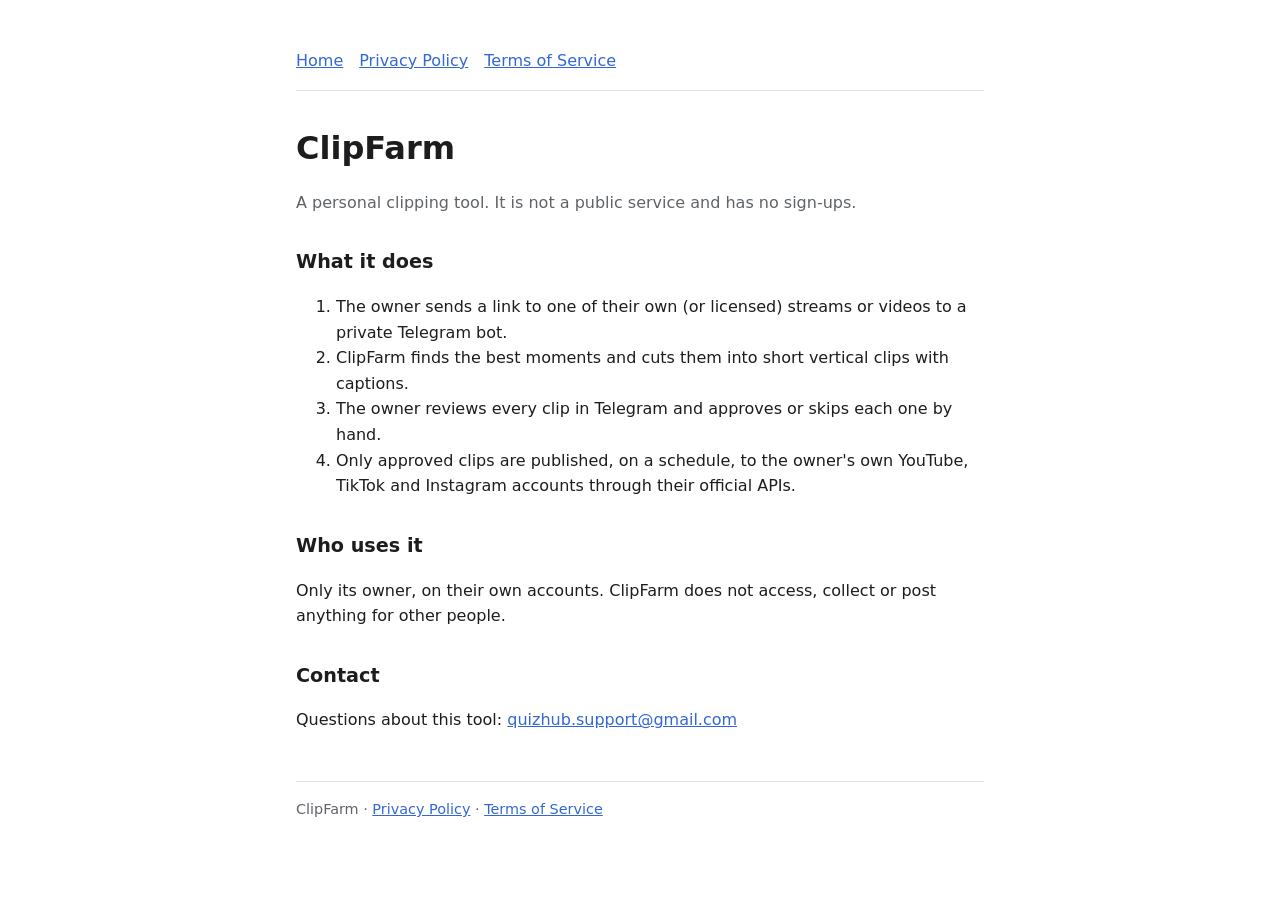
<file: site/index.html>
<!doctype html>
<html lang="en">
<head>
  <meta charset="utf-8">
  <meta name="viewport" content="width=device-width, initial-scale=1">
  <title>ClipFarm</title>
  <meta name="description" content="ClipFarm is a personal tool that turns its owner's own streams into short vertical clips and posts them to the owner's own accounts after manual approval.">
  <link rel="stylesheet" href="style.css">
</head>
<body>
<main>
  <nav><a href="index.html">Home</a><a href="privacy.html">Privacy Policy</a><a href="terms.html">Terms of Service</a></nav>

  <h1>ClipFarm</h1>
  <p class="muted">A personal clipping tool. It is not a public service and has no sign-ups.</p>

  <h2>What it does</h2>
  <ol>
    <li>The owner sends a link to one of their own (or licensed) streams or videos to a private Telegram bot.</li>
    <li>ClipFarm finds the best moments and cuts them into short vertical clips with captions.</li>
    <li>The owner reviews every clip in Telegram and approves or skips each one by hand.</li>
    <li>Only approved clips are published, on a schedule, to the owner's own YouTube, TikTok and Instagram accounts through their official APIs.</li>
  </ol>

  <h2>Who uses it</h2>
  <p>Only its owner, on their own accounts. ClipFarm does not access, collect or post anything for other people.</p>

  <h2>Contact</h2>
  <p>Questions about this tool: <a href="mailto:quizhub.support@gmail.com">quizhub.support@gmail.com</a></p>

  <footer>ClipFarm · <a href="privacy.html">Privacy Policy</a> · <a href="terms.html">Terms of Service</a></footer>
</main>
</body>
</html>
</file>
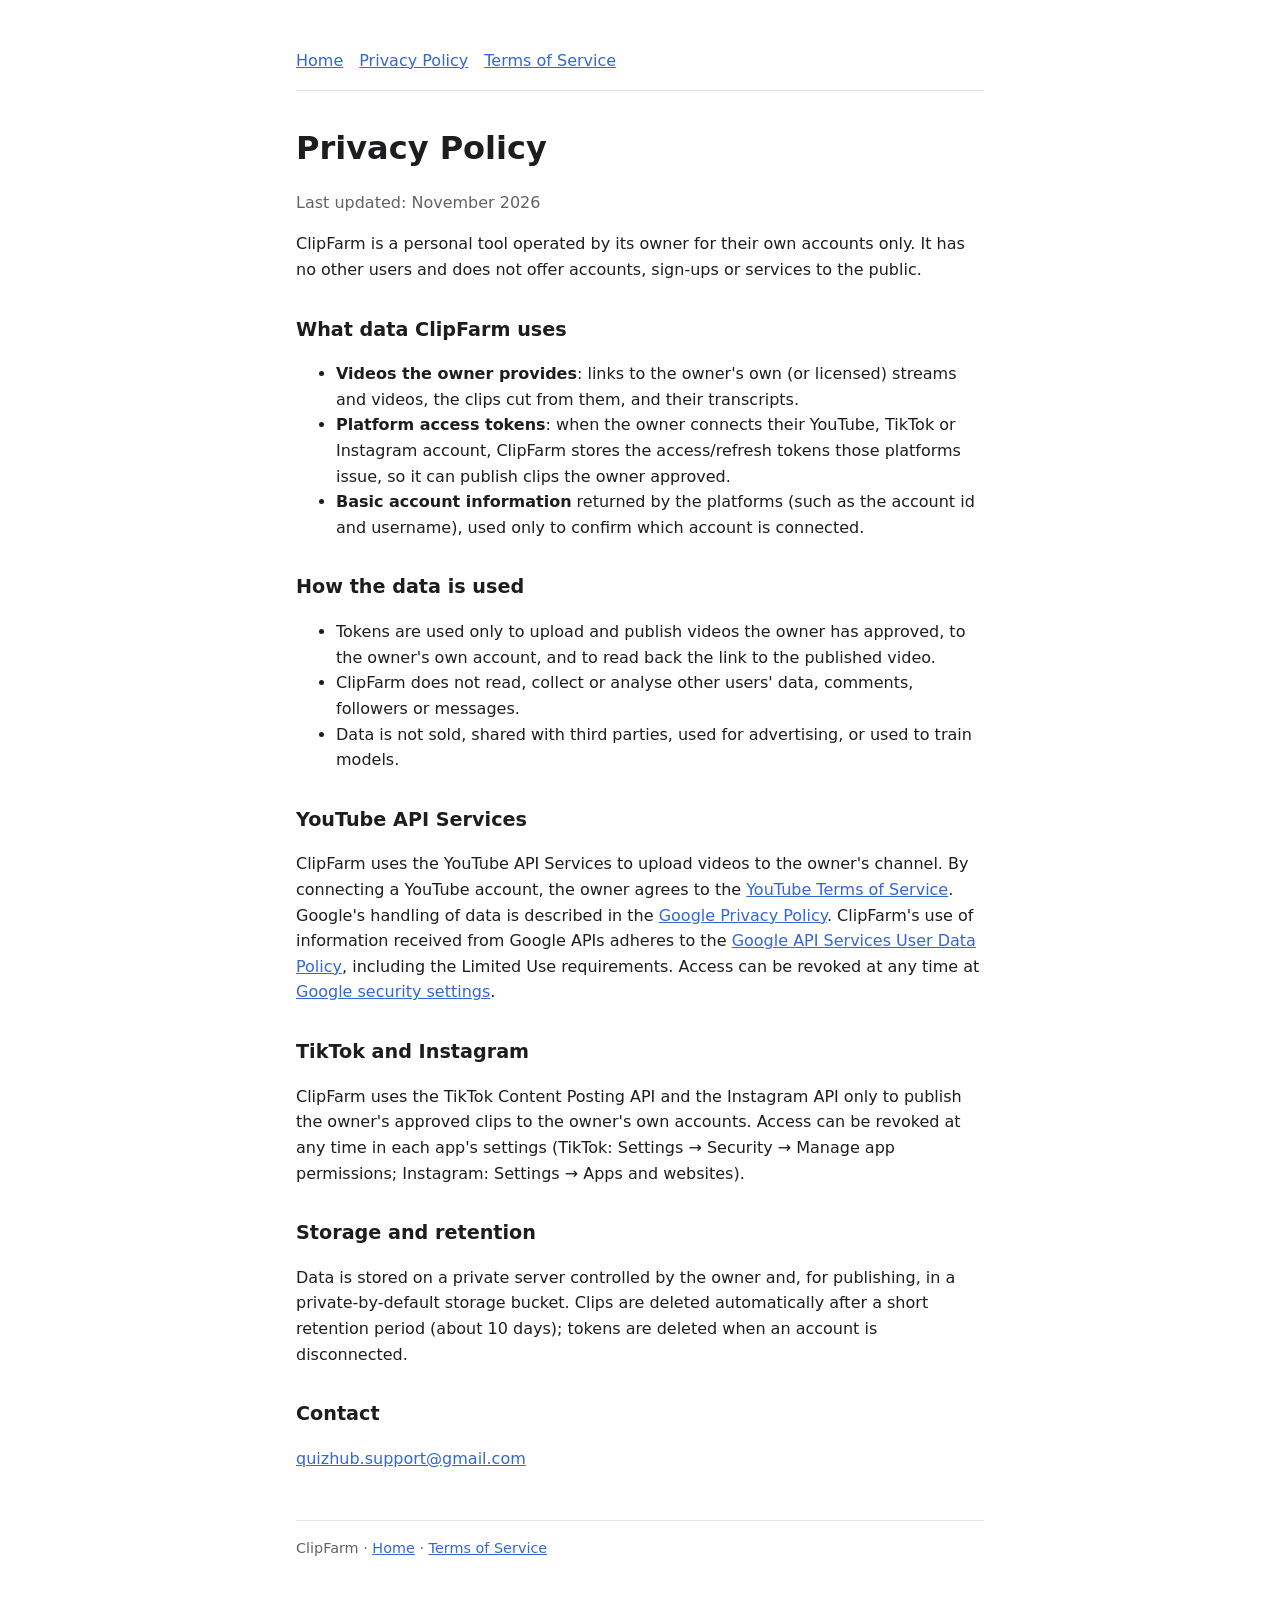
<file: site/privacy.html>
<!doctype html>
<html lang="en">
<head>
  <meta charset="utf-8">
  <meta name="viewport" content="width=device-width, initial-scale=1">
  <title>ClipFarm Privacy Policy</title>
  <meta name="description" content="How ClipFarm handles account data from YouTube, TikTok and Instagram.">
  <link rel="stylesheet" href="style.css">
</head>
<body>
<main>
  <nav><a href="index.html">Home</a><a href="privacy.html">Privacy Policy</a><a href="terms.html">Terms of Service</a></nav>

  <h1>Privacy Policy</h1>
  <p class="muted">Last updated: November 2026</p>

  <p>ClipFarm is a personal tool operated by its owner for their own accounts only. It has no other users
  and does not offer accounts, sign-ups or services to the public.</p>

  <h2>What data ClipFarm uses</h2>
  <ul>
    <li><strong>Videos the owner provides</strong>: links to the owner's own (or licensed) streams and videos, the clips cut from them, and their transcripts.</li>
    <li><strong>Platform access tokens</strong>: when the owner connects their YouTube, TikTok or Instagram account, ClipFarm stores the access/refresh tokens those platforms issue, so it can publish clips the owner approved.</li>
    <li><strong>Basic account information</strong> returned by the platforms (such as the account id and username), used only to confirm which account is connected.</li>
  </ul>

  <h2>How the data is used</h2>
  <ul>
    <li>Tokens are used only to upload and publish videos the owner has approved, to the owner's own account, and to read back the link to the published video.</li>
    <li>ClipFarm does not read, collect or analyse other users' data, comments, followers or messages.</li>
    <li>Data is not sold, shared with third parties, used for advertising, or used to train models.</li>
  </ul>

  <h2>YouTube API Services</h2>
  <p>ClipFarm uses the YouTube API Services to upload videos to the owner's channel. By connecting a YouTube
  account, the owner agrees to the <a href="https://www.youtube.com/t/terms">YouTube Terms of Service</a>.
  Google's handling of data is described in the <a href="https://policies.google.com/privacy">Google Privacy Policy</a>.
  ClipFarm's use of information received from Google APIs adheres to the
  <a href="https://developers.google.com/terms/api-services-user-data-policy">Google API Services User Data Policy</a>,
  including the Limited Use requirements. Access can be revoked at any time at
  <a href="https://myaccount.google.com/permissions">Google security settings</a>.</p>

  <h2>TikTok and Instagram</h2>
  <p>ClipFarm uses the TikTok Content Posting API and the Instagram API only to publish the owner's approved
  clips to the owner's own accounts. Access can be revoked at any time in each app's settings
  (TikTok: Settings → Security → Manage app permissions; Instagram: Settings → Apps and websites).</p>

  <h2>Storage and retention</h2>
  <p>Data is stored on a private server controlled by the owner and, for publishing, in a private-by-default
  storage bucket. Clips are deleted automatically after a short retention period (about 10 days); tokens are
  deleted when an account is disconnected.</p>

  <h2>Contact</h2>
  <p><a href="mailto:quizhub.support@gmail.com">quizhub.support@gmail.com</a></p>

  <footer>ClipFarm · <a href="index.html">Home</a> · <a href="terms.html">Terms of Service</a></footer>
</main>
</body>
</html>
</file>
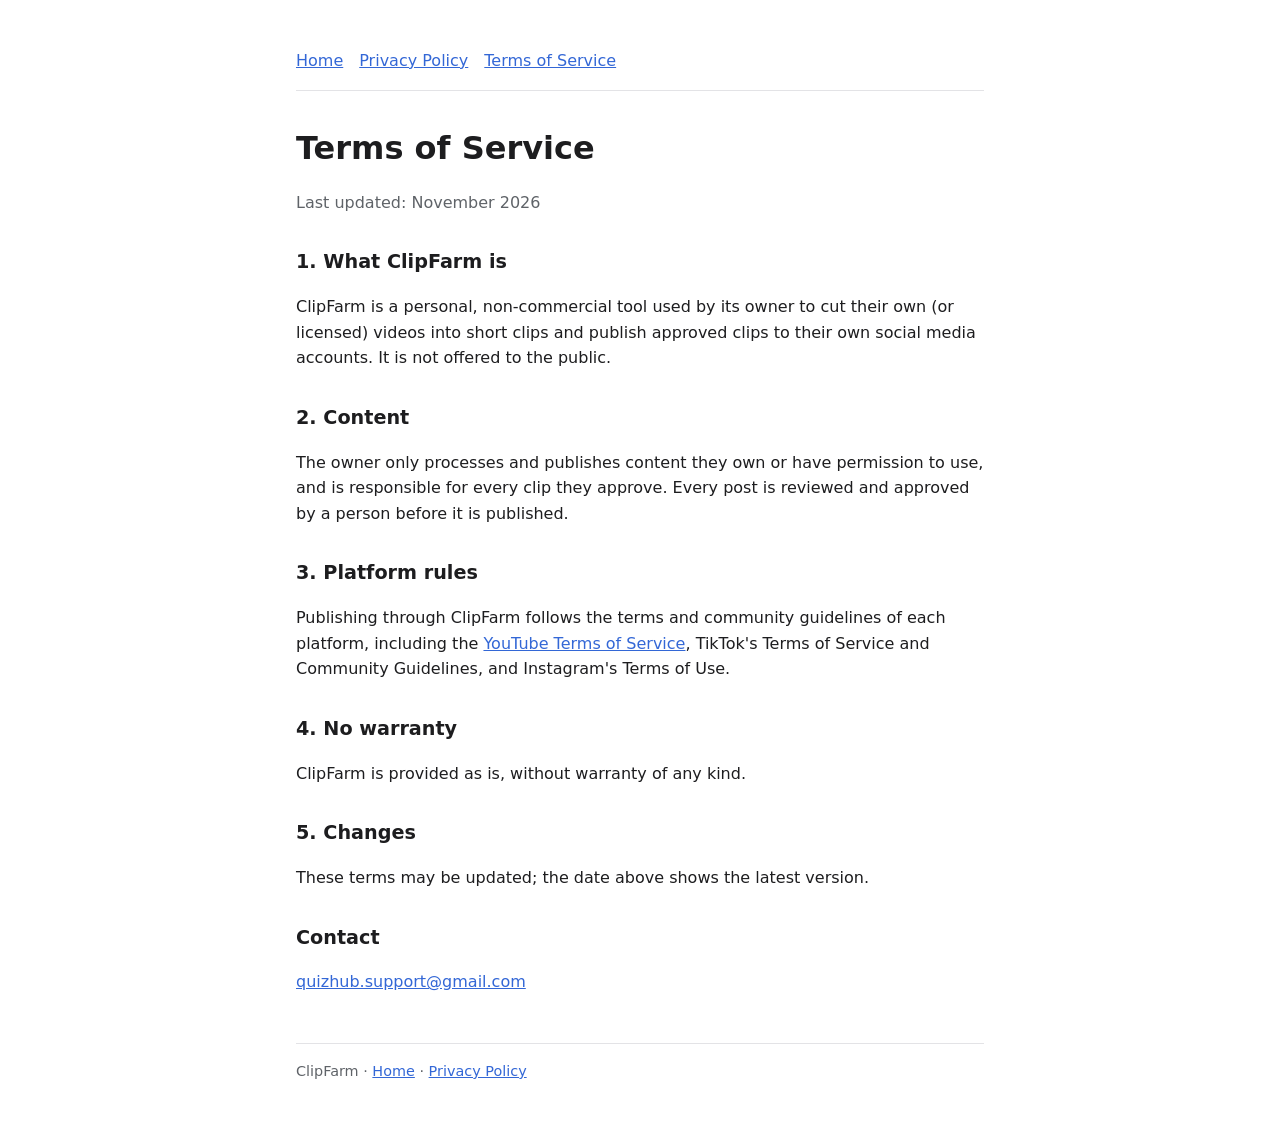
<file: site/terms.html>
<!doctype html>
<html lang="en">
<head>
  <meta charset="utf-8">
  <meta name="viewport" content="width=device-width, initial-scale=1">
  <title>ClipFarm Terms of Service</title>
  <meta name="description" content="Terms for using ClipFarm, a personal clipping tool.">
  <link rel="stylesheet" href="style.css">
</head>
<body>
<main>
  <nav><a href="index.html">Home</a><a href="privacy.html">Privacy Policy</a><a href="terms.html">Terms of Service</a></nav>

  <h1>Terms of Service</h1>
  <p class="muted">Last updated: November 2026</p>

  <h2>1. What ClipFarm is</h2>
  <p>ClipFarm is a personal, non-commercial tool used by its owner to cut their own (or licensed) videos into
  short clips and publish approved clips to their own social media accounts. It is not offered to the public.</p>

  <h2>2. Content</h2>
  <p>The owner only processes and publishes content they own or have permission to use, and is responsible for
  every clip they approve. Every post is reviewed and approved by a person before it is published.</p>

  <h2>3. Platform rules</h2>
  <p>Publishing through ClipFarm follows the terms and community guidelines of each platform, including the
  <a href="https://www.youtube.com/t/terms">YouTube Terms of Service</a>, TikTok's Terms of Service and Community
  Guidelines, and Instagram's Terms of Use.</p>

  <h2>4. No warranty</h2>
  <p>ClipFarm is provided as is, without warranty of any kind.</p>

  <h2>5. Changes</h2>
  <p>These terms may be updated; the date above shows the latest version.</p>

  <h2>Contact</h2>
  <p><a href="mailto:quizhub.support@gmail.com">quizhub.support@gmail.com</a></p>

  <footer>ClipFarm · <a href="index.html">Home</a> · <a href="privacy.html">Privacy Policy</a></footer>
</main>
</body>
</html>
</file>
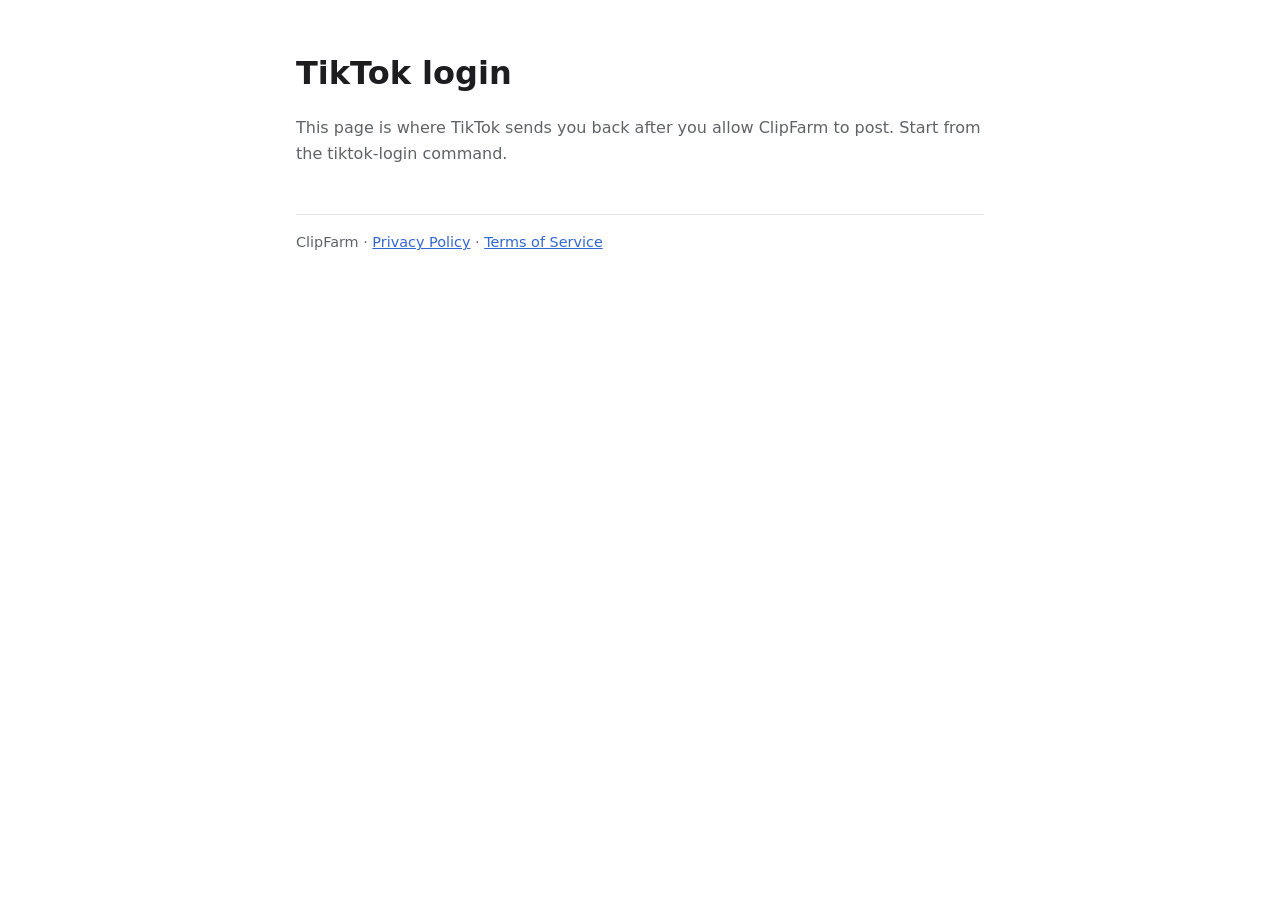
<file: site/tiktok-callback.html>
<!doctype html>
<html lang="en">
<head>
  <meta charset="utf-8">
  <meta name="viewport" content="width=device-width, initial-scale=1">
  <meta name="robots" content="noindex">
  <title>ClipFarm · TikTok login</title>
  <link rel="stylesheet" href="style.css">
  <style>
    textarea { width: 100%; min-height: 120px; padding: 12px; font: 14px/1.4 ui-monospace, Menlo, monospace;
               color: var(--fg); background: transparent; border: 1px solid var(--line); border-radius: 8px; }
    button { margin-top: 12px; padding: 10px 18px; font: inherit; border: 0; border-radius: 8px;
             background: var(--accent); color: var(--bg); cursor: pointer; }
    .error { color: #d93025; }
  </style>
</head>
<body>
<main>
  <h1>TikTok login</h1>
  <p id="lead" class="muted">Loading…</p>
  <textarea id="addr" readonly hidden></textarea>
  <button id="copy" hidden>Copy</button>
  <p id="done" class="muted" hidden>Copied. Paste it into the terminal where <code>tiktok-login</code> is waiting.</p>
  <footer>ClipFarm · <a href="privacy.html">Privacy Policy</a> · <a href="terms.html">Terms of Service</a></footer>
</main>
<script>
  // TikTok sends the browser here with ?code=...&state=... The page only shows the address so it
  // can be pasted into ClipFarm's terminal login; nothing is sent anywhere from this page.
  const q = new URLSearchParams(location.search);
  const lead = document.getElementById("lead");
  const addr = document.getElementById("addr");
  const copy = document.getElementById("copy");
  if (q.get("code")) {
    lead.textContent = "Login worked. Copy this whole address and paste it into the terminal:";
    addr.value = location.href;
    addr.hidden = false;
    copy.hidden = false;
    copy.onclick = async () => {
      try { await navigator.clipboard.writeText(addr.value); } catch (e) { addr.select(); document.execCommand("copy"); }
      document.getElementById("done").hidden = false;
    };
  } else if (q.get("error")) {
    lead.textContent = "TikTok said: " + (q.get("error_description") || q.get("error"));
    lead.className = "error";
  } else {
    lead.textContent = "This page is where TikTok sends you back after you allow ClipFarm to post. Start from the tiktok-login command.";
  }
</script>
</body>
</html>
</file>
<file: site/style.css>
:root { --bg: #ffffff; --fg: #1d1d1f; --muted: #5f6368; --accent: #3367d6; --line: #e3e3e6; }
@media (prefers-color-scheme: dark) {
  :root { --bg: #121417; --fg: #e8eaed; --muted: #a0a4ab; --accent: #8ab4f8; --line: #2c3036; }
}
* { box-sizing: border-box; }
body { margin: 0; background: var(--bg); color: var(--fg); font: 16px/1.6 system-ui, -apple-system, "Segoe UI", Roboto, sans-serif; }
main { max-width: 720px; margin: 0 auto; padding: 48px 16px 64px; }
h1 { font-size: 2rem; margin: 0 0 8px; }
h2 { font-size: 1.2rem; margin: 32px 0 8px; }
p, li { color: var(--fg); }
.muted { color: var(--muted); }
a { color: var(--accent); }
nav { display: flex; gap: 16px; padding-bottom: 16px; margin-bottom: 32px; border-bottom: 1px solid var(--line); flex-wrap: wrap; }
footer { margin-top: 48px; padding-top: 16px; border-top: 1px solid var(--line); color: var(--muted); font-size: 0.9rem; }
</file>
